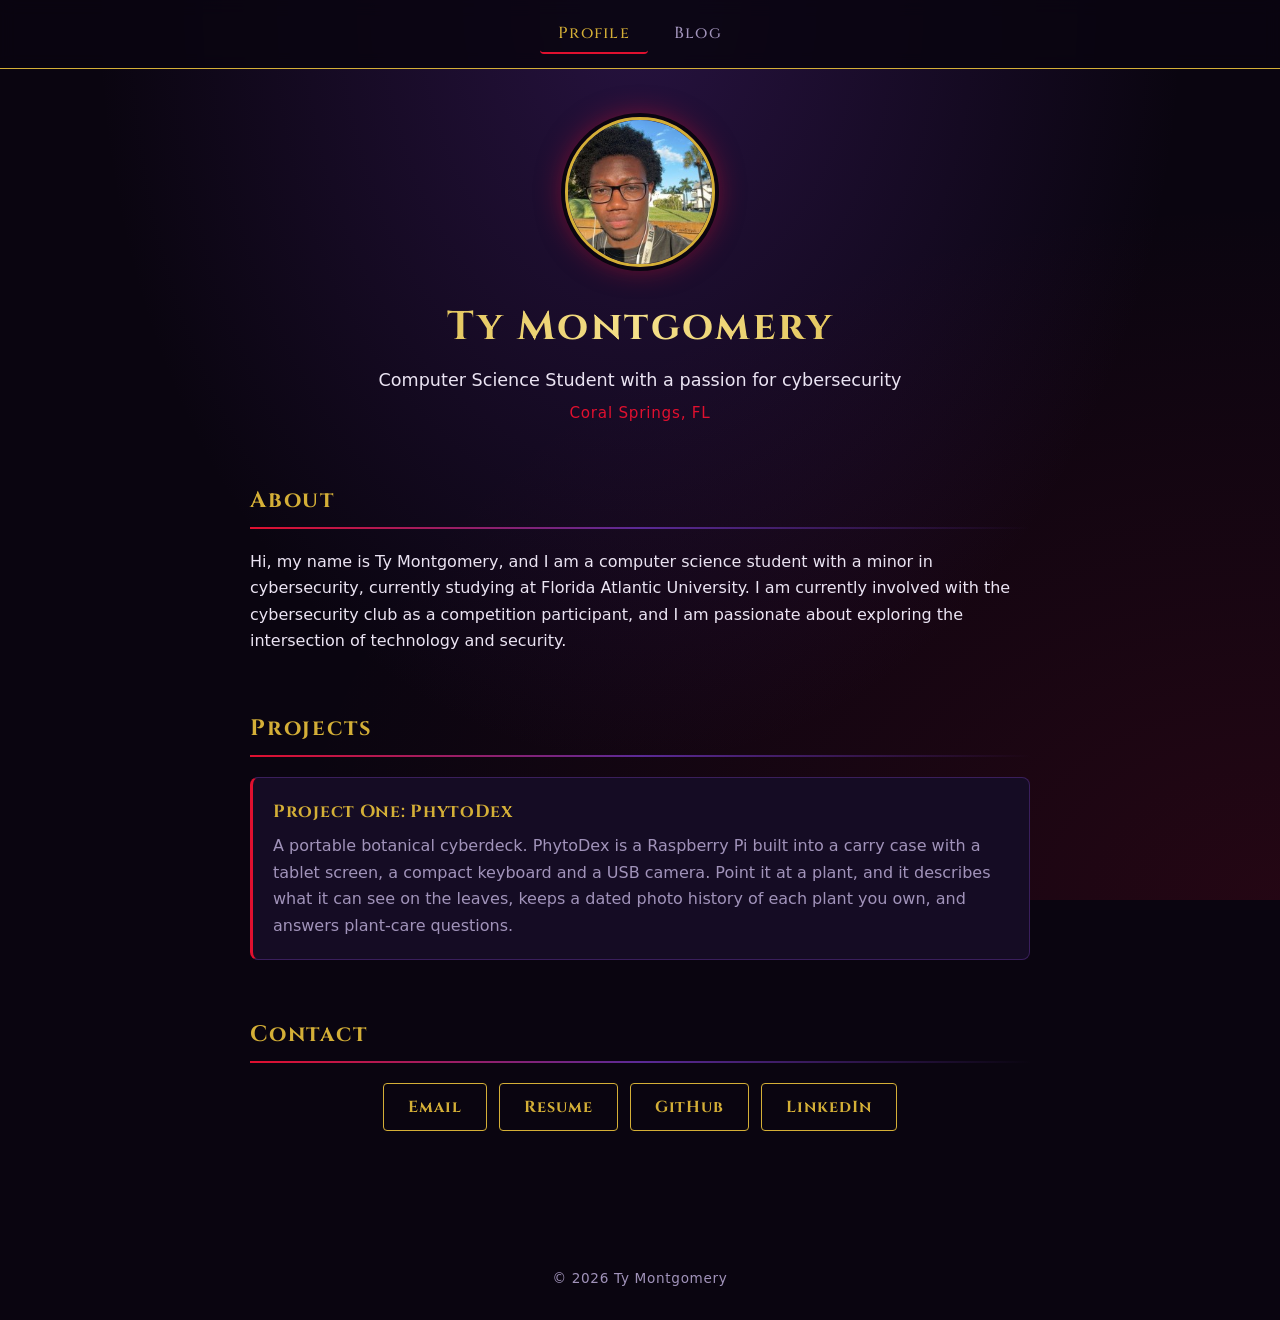
<file: index.html>
<!DOCTYPE html>
<html lang="en">
<head>
<meta charset="utf-8">
<meta name="viewport" content="width=device-width, initial-scale=1">
<meta name="description" content=" Ty Montgomery, computer science student.">
<meta name="theme-color" content="#0A0E14">
<title>Ty Montgomery</title>
<link rel="stylesheet" href="style.css">
</head>
<body>
<nav>
  <a href="index.html" class="active">Profile</a>
  <a href="blog.html">Blog</a>
</nav>

<main>
  <header class="hero">
    <!-- Put your photo at assets/pfp.jpg -->
    <img class="pfp" src="assets/pfp.jpeg" alt="Ty Montgomery">
    <h1>Ty Montgomery</h1>
    <p class="tagline">Computer Science Student with a passion for cybersecurity</p>
    <p class="loc">Coral Springs, FL</p>
  </header>

  <section id="about">
    <h2>About</h2>
    <p>Hi, my name is Ty Montgomery, and I am a computer science student with a minor in cybersecurity, currently
      studying at Florida Atlantic University. I am currently involved with the cybersecurity club as a competition participant, and I am passionate about exploring the intersection of technology and security.</p>
    <!--p>Second paragraph: your interests and what makes your approach different.</p-->
  </section>

  <section id="projects">
    <h2>Projects</h2>
    <a class="card" href="https://github.com/tydominicmontgomery-creator/PhytoDex" target="_blank" rel="noopener">
      <h3>Project One: PhytoDex</h3>
      <p>A portable botanical cyberdeck. PhytoDex is a Raspberry Pi built into a carry case with a tablet screen, a compact keyboard and a USB camera. Point it at a plant, and it describes what it can see on the leaves, keeps a dated photo history of each plant you own, and answers plant-care questions.</p>
    </a>
    <!--a class="card" href="https://github.com/YOUR-USERNAME/PROJECT-TWO" target="_blank" rel="noopener">
      <h3>Project Two: short title</h3>
      <p>One to three sentences on what it is, the tech used, and what you learned.</p>
    </a-->
  </section>

  <!--section id="certifications">
    <h2>Certifications</h2>
    <details>
      <summary>Certification Name, Issuer</summary>
      <p>Short description of what it covered.</p>
      <ul>
        <li>Course or badge one, Mon YYYY</li>
        <li>Course or badge two, Mon YYYY</li>
      </ul>
    </details>
    <details>
      <summary>Another Certification, Issuer (in progress)</summary>
      <p>Short description of what it covers.</p>
    </details>
  </section-->

  <section id="contact">
    <h2>Contact</h2>
    <div class="btns">
      <a class="btn" href="mailto:tydominicmontgomery@gmail.com">Email</a>
      <!-- Put your resume PDF at assets/resume.pdf -->
      <a class="btn" href="assets/resume.pdf" target="_blank" rel="noopener">Resume</a>
      <a class="btn" href="https://github.com/tydominicmontgomery-creator" target="_blank" rel="noopener">GitHub</a>
      <a class="btn" href="https://www.linkedin.com/in/ty-montgomery-372535280/" target="_blank" rel="noopener">LinkedIn</a>
    </div>
  </section>
</main>
<footer>&copy; <span id="yr"></span> Ty Montgomery</footer>
<script>document.getElementById('yr').textContent=new Date().getFullYear()</script>
</body>
</html>
</file>
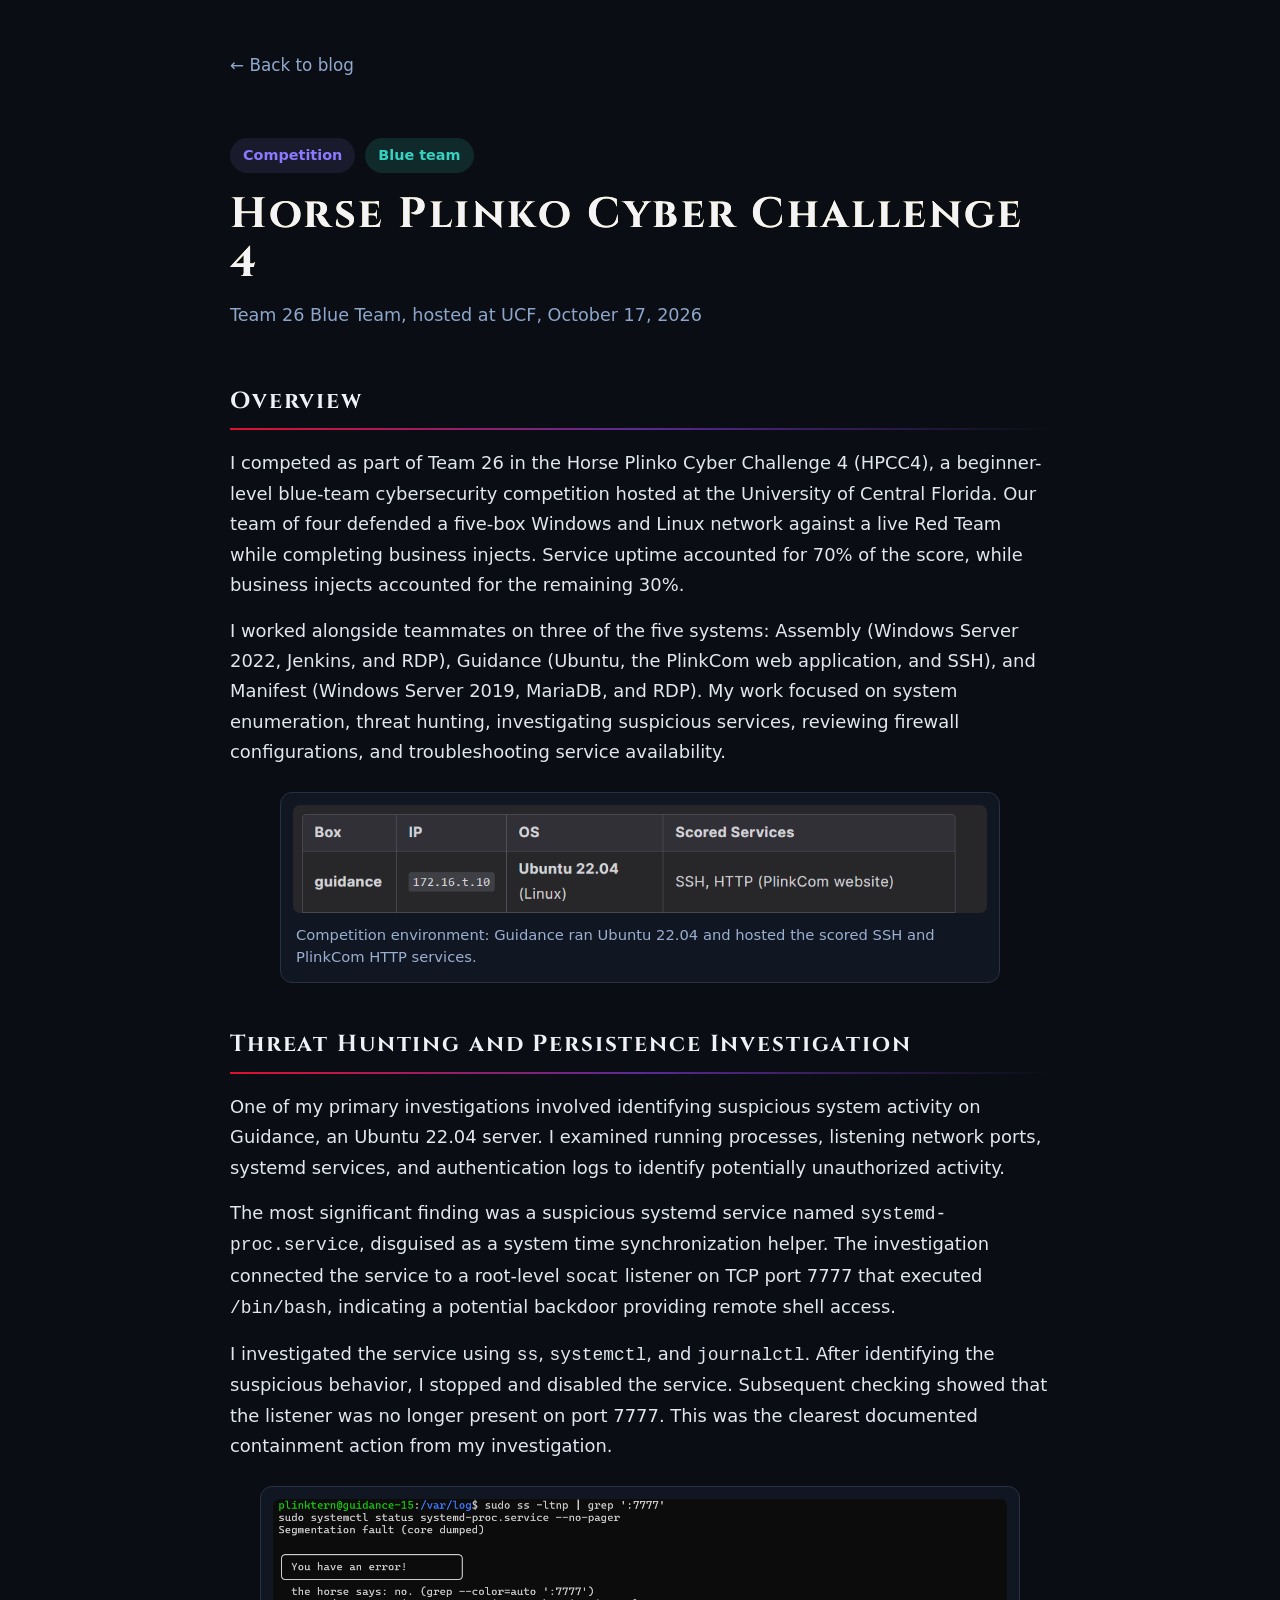
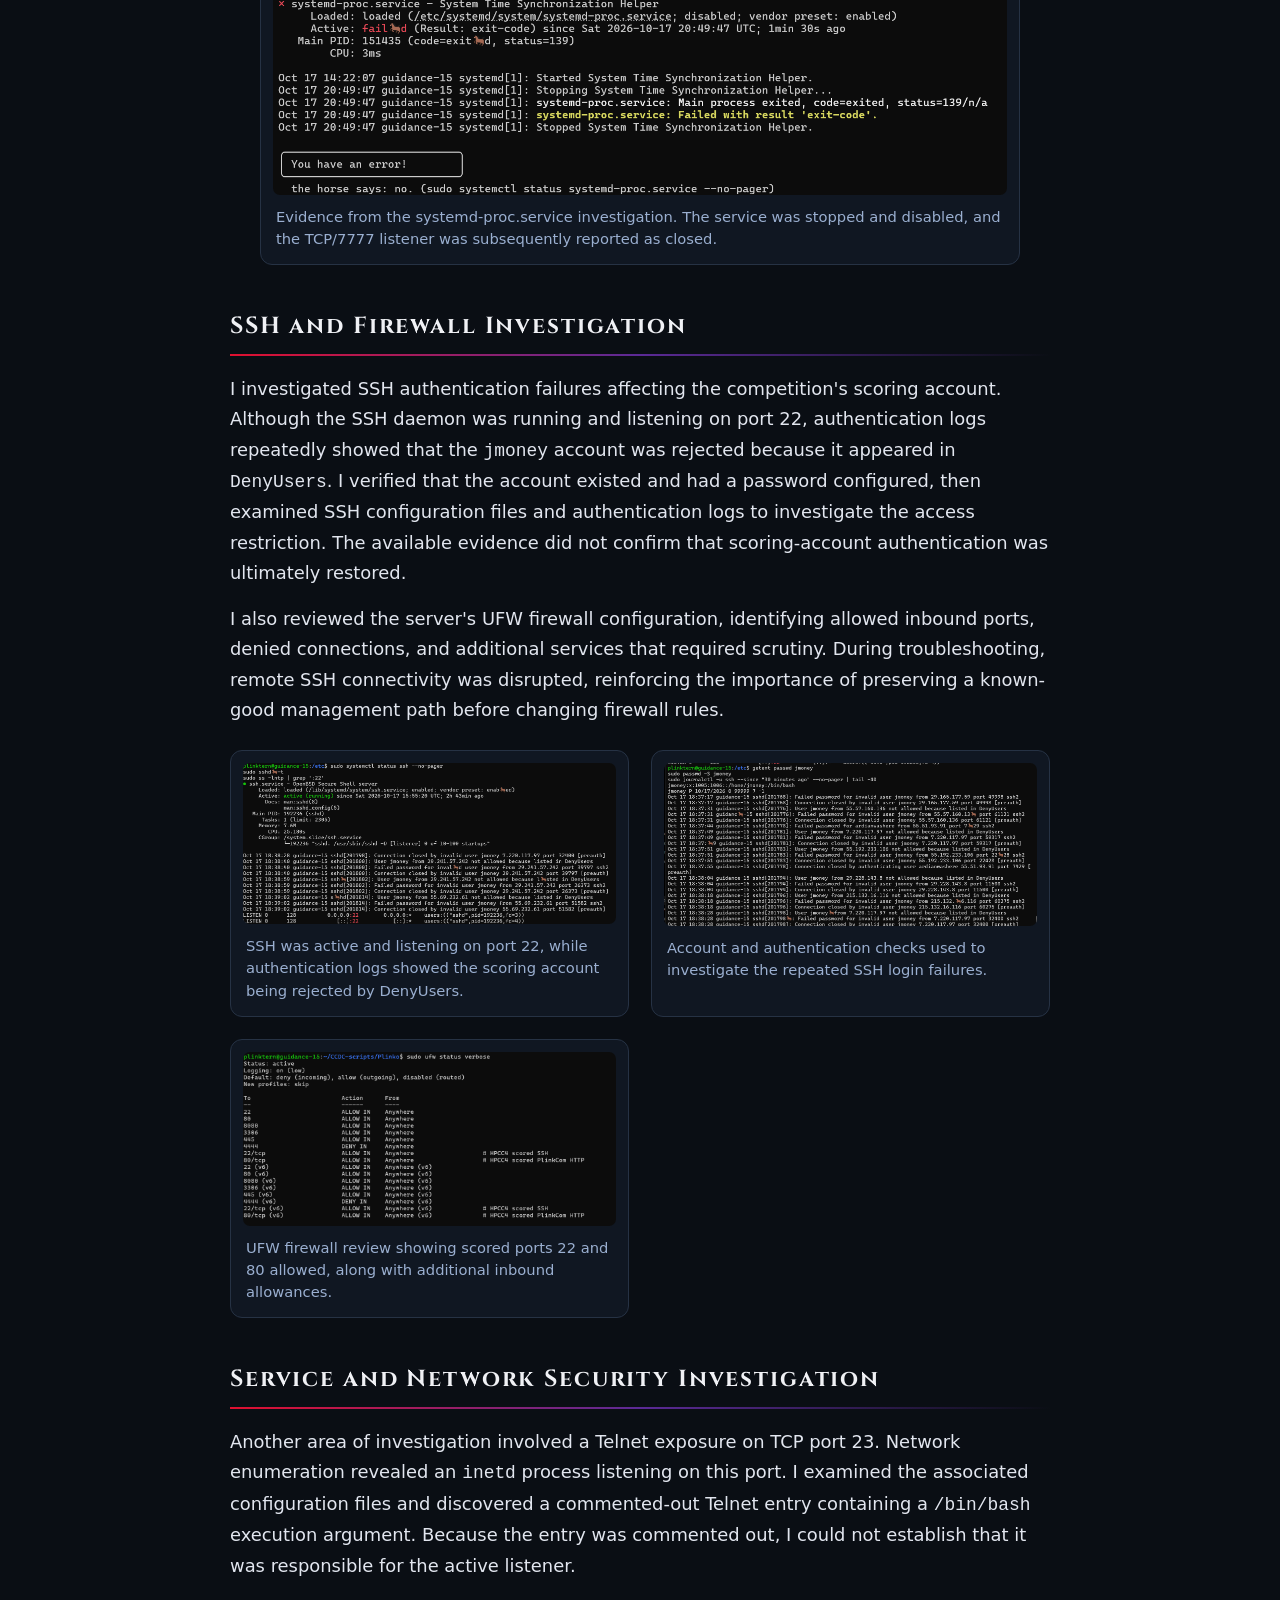
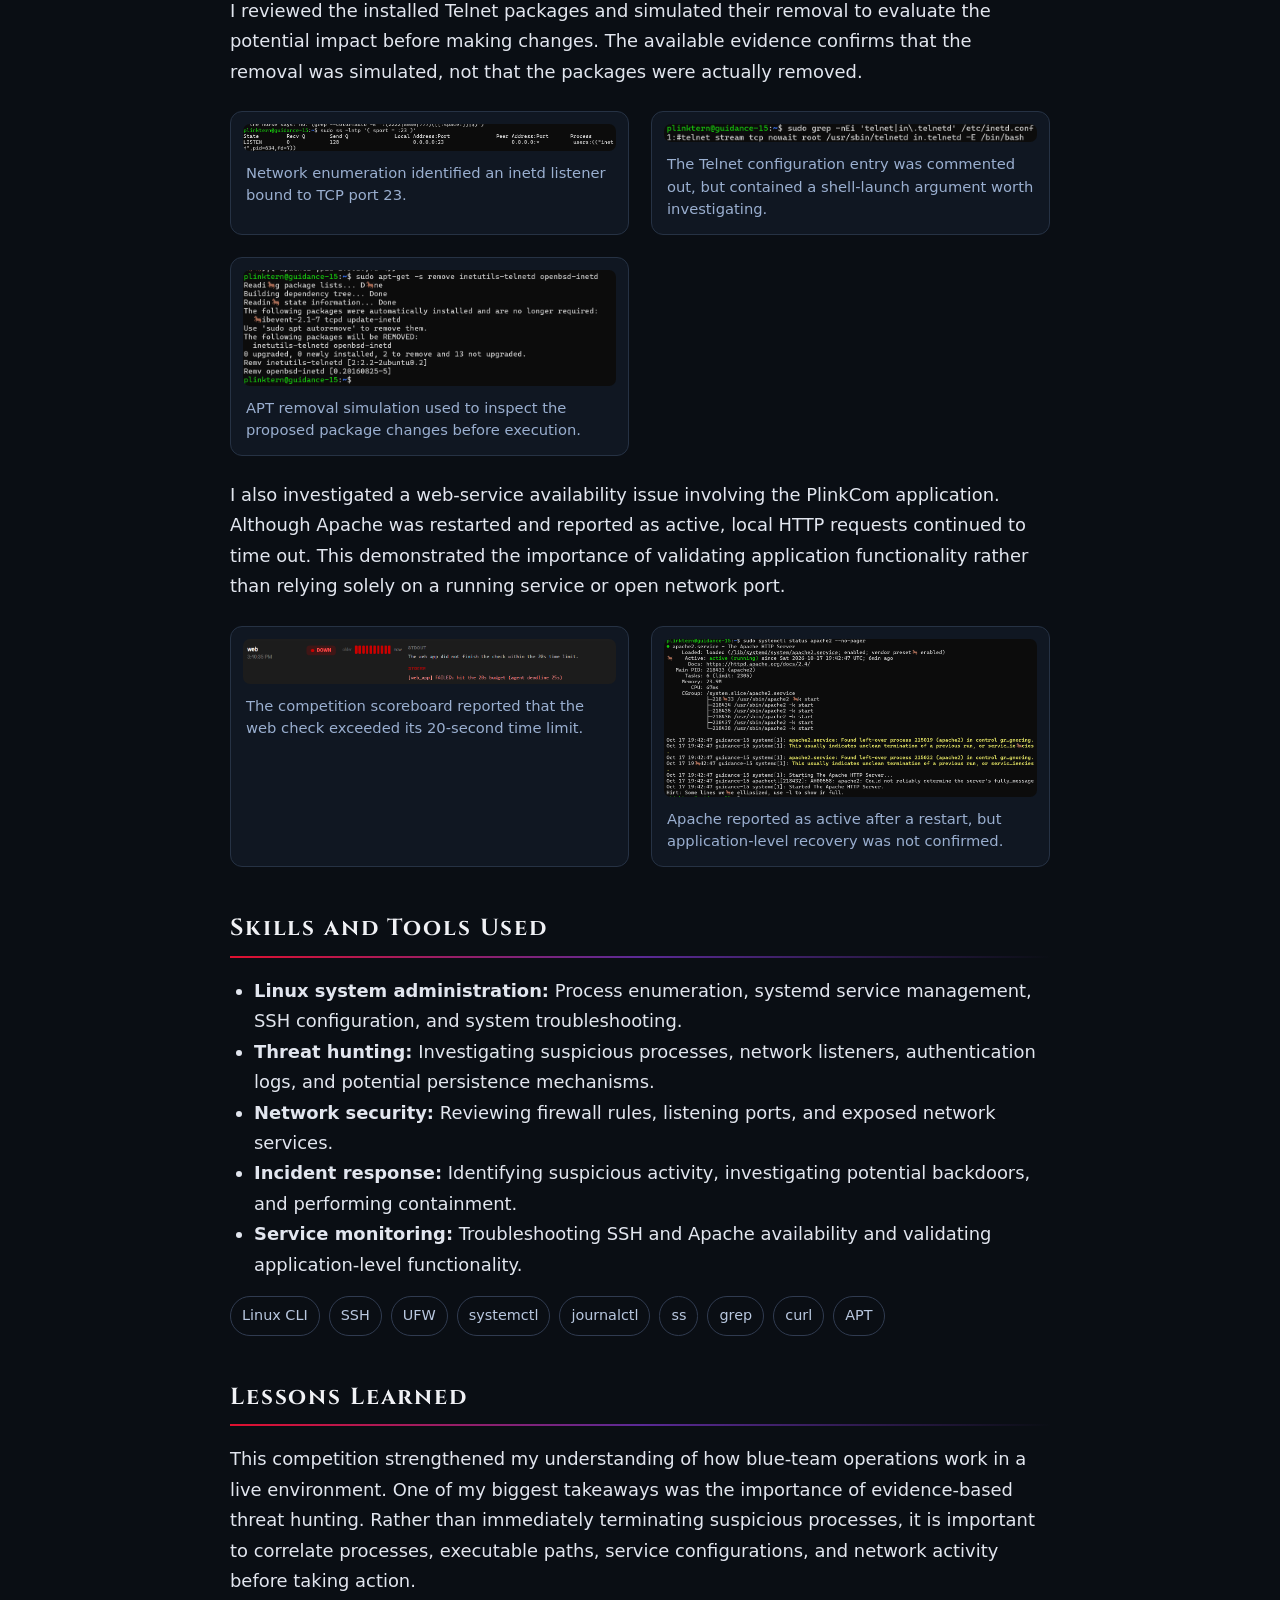
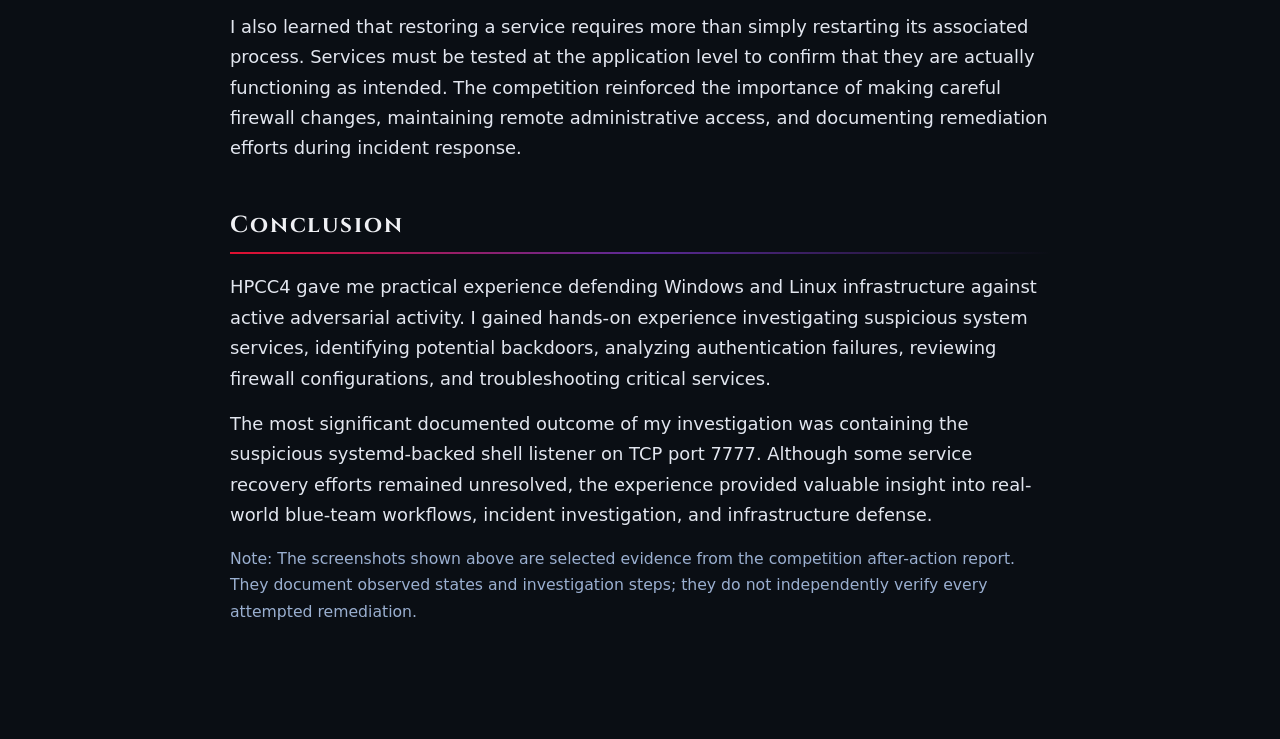
<file: competitions/hpcc4/index.html>
<!DOCTYPE html>
<html lang="en">
<head>
  <meta charset="utf-8">
  <meta name="viewport" content="width=device-width, initial-scale=1">
  <meta name="theme-color" content="#0A0E14">
  <title>Horse Plinko Cyber Challenge 4 | Ty Montgomery</title>
  <link rel="stylesheet" href="../../style.css">
  <style>
    /* Article-specific styling; the rest of the site continues to use style.css. */
    :root { color-scheme: dark; }
    body { background: #0a0e14; color: #eef1f7; }
    .article-wrap { width: min(960px, calc(100% - 40px)); margin: 0 auto; padding: 52px 0 80px; }
    .back-link { display: inline-block; color: #91a9ce; text-decoration: none; margin-bottom: 58px; font-size: 1.05rem; }
    .back-link:hover { color: #fff; }
    .tags { display: flex; gap: 10px; margin-bottom: 18px; }
    .tag { display: inline-block; padding: 6px 13px; border-radius: 999px; background: #191b2c; color: #8b79ff; font-size: .9rem; font-weight: 600; }
    .tag.blue { background: #102a2b; color: #35d2c2; }
    .article-title { font-size: clamp(2rem, 5vw, 2.65rem); line-height: 1.15; margin: 0 0 12px; color: #f4f4f6; }
    .article-meta { color: #8da6ca; font-size: 1.1rem; margin: 0 0 52px; }
    .article-section { margin: 0 0 42px; }
    .article-section h2 { color: #f0f1f5; font-size: 1.45rem; margin: 0 0 18px; }
    .article-section p, .article-section li { color: #e2e6ef; font-size: 1.12rem; line-height: 1.7; }
    .article-section p { margin: 0 0 15px; }
    .article-section ul { padding-left: 24px; }
    .evidence-grid { display: grid; grid-template-columns: repeat(2, minmax(0, 1fr)); gap: 22px; margin-top: 24px; }
    figure.evidence { margin: 0; padding: 12px; background: #101722; border: 1px solid #263244; border-radius: 12px; overflow: hidden; }
    figure.evidence img { display: block; width: 100%; height: auto; border-radius: 7px; background: #080b10; }
    figure.evidence figcaption { color: #9aafd0; font-size: .92rem; line-height: 1.5; padding: 11px 3px 2px; }
    .evidence-note { color: #9aafd0 !important; font-size: .98rem !important; }
    .skills { display: flex; flex-wrap: wrap; gap: 9px; margin-top: 15px; }
    .skills span { border: 1px solid #303b50; border-radius: 999px; padding: 7px 11px; color: #b9c8e0; font-size: .9rem; }
    @media (max-width: 680px) {
      .article-wrap { width: min(100% - 30px, 960px); padding-top: 30px; }
      .back-link { margin-bottom: 40px; }
      .article-meta { margin-bottom: 38px; }
      .evidence-grid { grid-template-columns: 1fr; }
      .article-section p, .article-section li { font-size: 1.03rem; }
    }
  </style>
</head>
<body>
  <main class="article-wrap">
    <a class="back-link" href="../../blog.html">&#8592; Back to blog</a>

    <header>
      <div class="tags">
        <span class="tag">Competition</span>
        <span class="tag blue">Blue team</span>
      </div>
      <h1 class="article-title">Horse Plinko Cyber Challenge 4</h1>
      <p class="article-meta">Team 26 Blue Team, hosted at UCF, October 17, 2026</p>
    </header>

    <section class="article-section">
      <h2>Overview</h2>
      <p>I competed as part of Team 26 in the Horse Plinko Cyber Challenge 4 (HPCC4), a beginner-level blue-team cybersecurity competition hosted at the University of Central Florida. Our team of four defended a five-box Windows and Linux network against a live Red Team while completing business injects. Service uptime accounted for 70% of the score, while business injects accounted for the remaining 30%.</p>
      <p>I worked alongside teammates on three of the five systems: Assembly (Windows Server 2022, Jenkins, and RDP), Guidance (Ubuntu, the PlinkCom web application, and SSH), and Manifest (Windows Server 2019, MariaDB, and RDP). My work focused on system enumeration, threat hunting, investigating suspicious services, reviewing firewall configurations, and troubleshooting service availability.</p>
      <figure class="evidence" style="max-width: 720px; margin: 24px auto 0;">
        <img src="photos/image1.png" alt="Competition host and scored services information for Guidance">
        <figcaption>Competition environment: Guidance ran Ubuntu 22.04 and hosted the scored SSH and PlinkCom HTTP services.</figcaption>
      </figure>
    </section>

    <section class="article-section">
      <h2>Threat Hunting and Persistence Investigation</h2>
      <p>One of my primary investigations involved identifying suspicious system activity on Guidance, an Ubuntu 22.04 server. I examined running processes, listening network ports, systemd services, and authentication logs to identify potentially unauthorized activity.</p>
      <p>The most significant finding was a suspicious systemd service named <code>systemd-proc.service</code>, disguised as a system time synchronization helper. The investigation connected the service to a root-level <code>socat</code> listener on TCP port 7777 that executed <code>/bin/bash</code>, indicating a potential backdoor providing remote shell access.</p>
      <p>I investigated the service using <code>ss</code>, <code>systemctl</code>, and <code>journalctl</code>. After identifying the suspicious behavior, I stopped and disabled the service. Subsequent checking showed that the listener was no longer present on port 7777. This was the clearest documented containment action from my investigation.</p>
      <figure class="evidence" style="max-width: 760px; margin: 24px auto 0;">
        <img src="photos/image10.png" alt="Terminal evidence showing the suspicious systemd-proc service status and failure">
        <figcaption>Evidence from the systemd-proc.service investigation. The service was stopped and disabled, and the TCP/7777 listener was subsequently reported as closed.</figcaption>
      </figure>
    </section>

    <section class="article-section">
      <h2>SSH and Firewall Investigation</h2>
      <p>I investigated SSH authentication failures affecting the competition's scoring account. Although the SSH daemon was running and listening on port 22, authentication logs repeatedly showed that the <code>jmoney</code> account was rejected because it appeared in <code>DenyUsers</code>. I verified that the account existed and had a password configured, then examined SSH configuration files and authentication logs to investigate the access restriction. The available evidence did not confirm that scoring-account authentication was ultimately restored.</p>
      <p>I also reviewed the server's UFW firewall configuration, identifying allowed inbound ports, denied connections, and additional services that required scrutiny. During troubleshooting, remote SSH connectivity was disrupted, reinforcing the importance of preserving a known-good management path before changing firewall rules.</p>
      <div class="evidence-grid">
        <figure class="evidence">
          <img src="photos/image3.png" alt="SSH service status and authentication log showing DenyUsers rejection">
          <figcaption>SSH was active and listening on port 22, while authentication logs showed the scoring account being rejected by DenyUsers.</figcaption>
        </figure>
        <figure class="evidence">
          <img src="photos/image4.png" alt="Terminal output showing the jmoney account and repeated SSH authentication failures">
          <figcaption>Account and authentication checks used to investigate the repeated SSH login failures.</figcaption>
        </figure>
        <figure class="evidence">
          <img src="photos/image2.png" alt="UFW firewall rules showing allowed and denied inbound ports">
          <figcaption>UFW firewall review showing scored ports 22 and 80 allowed, along with additional inbound allowances.</figcaption>
        </figure>
      </div>
    </section>

    <section class="article-section">
      <h2>Service and Network Security Investigation</h2>
      <p>Another area of investigation involved a Telnet exposure on TCP port 23. Network enumeration revealed an <code>inetd</code> process listening on this port. I examined the associated configuration files and discovered a commented-out Telnet entry containing a <code>/bin/bash</code> execution argument. Because the entry was commented out, I could not establish that it was responsible for the active listener.</p>
      <p>I reviewed the installed Telnet packages and simulated their removal to evaluate the potential impact before making changes. The available evidence confirms that the removal was simulated, not that the packages were actually removed.</p>
      <div class="evidence-grid">
        <figure class="evidence">
          <img src="photos/image6.png" alt="inetd process listening on TCP port 23">
          <figcaption>Network enumeration identified an inetd listener bound to TCP port 23.</figcaption>
        </figure>
        <figure class="evidence">
          <img src="photos/image7.png" alt="Commented Telnet configuration entry containing a bash execution argument">
          <figcaption>The Telnet configuration entry was commented out, but contained a shell-launch argument worth investigating.</figcaption>
        </figure>
        <figure class="evidence">
          <img src="photos/image5.png" alt="APT simulation showing proposed removal of Telnet and inetd packages">
          <figcaption>APT removal simulation used to inspect the proposed package changes before execution.</figcaption>
        </figure>
      </div>
      <p style="margin-top: 24px;">I also investigated a web-service availability issue involving the PlinkCom application. Although Apache was restarted and reported as active, local HTTP requests continued to time out. This demonstrated the importance of validating application functionality rather than relying solely on a running service or open network port.</p>
      <div class="evidence-grid">
        <figure class="evidence">
          <img src="photos/image8.png" alt="Competition scoreboard showing the PlinkCom web check timing out">
          <figcaption>The competition scoreboard reported that the web check exceeded its 20-second time limit.</figcaption>
        </figure>
        <figure class="evidence">
          <img src="photos/image9.png" alt="Apache service status after restart">
          <figcaption>Apache reported as active after a restart, but application-level recovery was not confirmed.</figcaption>
        </figure>
      </div>
    </section>

    <section class="article-section">
      <h2>Skills and Tools Used</h2>
      <ul>
        <li><strong>Linux system administration:</strong> Process enumeration, systemd service management, SSH configuration, and system troubleshooting.</li>
        <li><strong>Threat hunting:</strong> Investigating suspicious processes, network listeners, authentication logs, and potential persistence mechanisms.</li>
        <li><strong>Network security:</strong> Reviewing firewall rules, listening ports, and exposed network services.</li>
        <li><strong>Incident response:</strong> Identifying suspicious activity, investigating potential backdoors, and performing containment.</li>
        <li><strong>Service monitoring:</strong> Troubleshooting SSH and Apache availability and validating application-level functionality.</li>
      </ul>
      <div class="skills">
        <span>Linux CLI</span><span>SSH</span><span>UFW</span><span>systemctl</span><span>journalctl</span><span>ss</span><span>grep</span><span>curl</span><span>APT</span>
      </div>
    </section>

    <section class="article-section">
      <h2>Lessons Learned</h2>
      <p>This competition strengthened my understanding of how blue-team operations work in a live environment. One of my biggest takeaways was the importance of evidence-based threat hunting. Rather than immediately terminating suspicious processes, it is important to correlate processes, executable paths, service configurations, and network activity before taking action.</p>
      <p>I also learned that restoring a service requires more than simply restarting its associated process. Services must be tested at the application level to confirm that they are actually functioning as intended. The competition reinforced the importance of making careful firewall changes, maintaining remote administrative access, and documenting remediation efforts during incident response.</p>
    </section>

    <section class="article-section">
      <h2>Conclusion</h2>
      <p>HPCC4 gave me practical experience defending Windows and Linux infrastructure against active adversarial activity. I gained hands-on experience investigating suspicious system services, identifying potential backdoors, analyzing authentication failures, reviewing firewall configurations, and troubleshooting critical services.</p>
      <p>The most significant documented outcome of my investigation was containing the suspicious systemd-backed shell listener on TCP port 7777. Although some service recovery efforts remained unresolved, the experience provided valuable insight into real-world blue-team workflows, incident investigation, and infrastructure defense.</p>
      <p class="evidence-note">Note: The screenshots shown above are selected evidence from the competition after-action report. They document observed states and investigation steps; they do not independently verify every attempted remediation.</p>
    </section>
  </main>
</body>
</html>
</file>
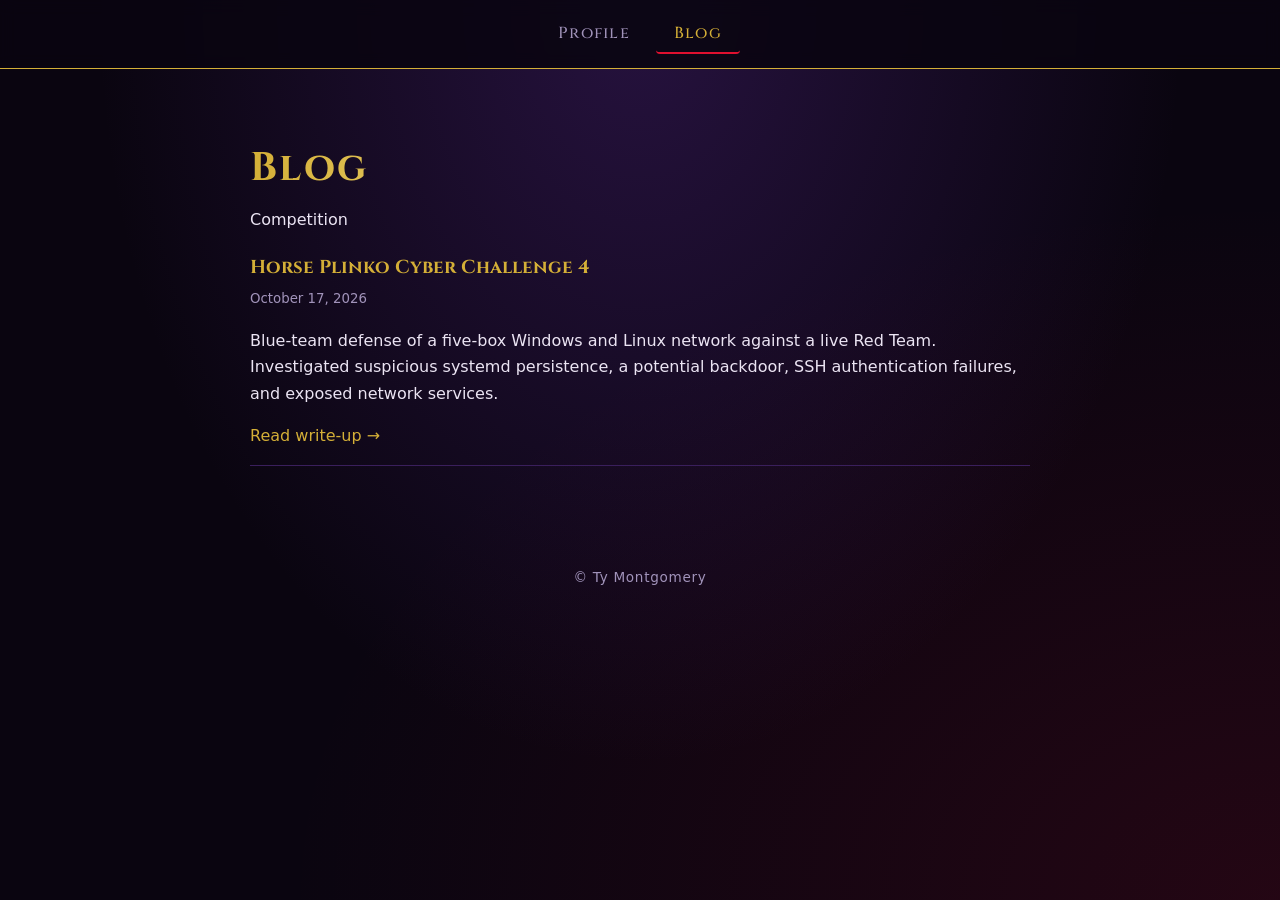
<file: blog.html>
<!DOCTYPE html>
<html lang="en">
<head>
<meta charset="utf-8">
<meta name="viewport" content="width=device-width, initial-scale=1">
<meta name="theme-color" content="#0A0E14">
<title>Blog | Ty Montgomery</title>
<link rel="stylesheet" href="style.css">
</head>
<body>
<nav>
  <a href="index.html">Profile</a>
  <a href="blog.html" class="active">Blog</a>
</nav>
<main>
  <h1>Blog</h1>
  <div class="post">
    <span class="tag">Competition</span>
    <h3>Horse Plinko Cyber Challenge 4</h3>
    <small>October 17, 2026</small>
    <p>Blue-team defense of a five-box Windows and Linux network against a live Red Team. Investigated suspicious systemd persistence, a potential backdoor, SSH authentication failures, and exposed network services.</p>
    <a href="competitions/hpcc4/index.html">Read write-up &rarr;</a>
  </div>
</main>
<footer>&copy; Ty Montgomery</footer>
</body>
</html>
</file>
<file: style.css>
@import url('https://fonts.googleapis.com/css2?family=Cinzel:wght@500;700&display=swap');

:root{
  --bg:#0a0510;
  --card:#150c24;
  --line:#3a1f5c;
  --text:#ebe4f3;
  --muted:#a193ba;
  --gold:#d4af37;
  --red:#e0102f;
  --purple:#5b2a96;
  --accent:var(--gold);
}
*{box-sizing:border-box}
html{scroll-behavior:smooth}
body{
  margin:0;color:var(--text);
  font:16px/1.65 system-ui,-apple-system,"Segoe UI",Roboto,sans-serif;
  background:
    radial-gradient(ellipse at top,rgba(91,42,150,.35),transparent 60%),
    radial-gradient(ellipse at bottom right,rgba(224,16,47,.12),transparent 55%),
    var(--bg);
  background-attachment:fixed;
}
a{color:var(--gold);text-decoration:none}
::selection{background:var(--red);color:#fff}

nav{position:sticky;top:0;z-index:10;display:flex;gap:8px;justify-content:center;padding:14px;
  background:rgba(10,5,16,.88);backdrop-filter:blur(8px);border-bottom:1px solid var(--gold)}
nav a{font-family:Cinzel,serif;letter-spacing:.08em;color:var(--muted);padding:6px 18px;border-radius:4px;font-weight:500;border-bottom:2px solid transparent}
nav a:hover{color:var(--gold)}
nav a.active{color:var(--gold);border-bottom-color:var(--red)}

main{max-width:820px;margin:0 auto;padding:48px 20px 80px}
header.hero{text-align:center;margin-bottom:56px}
.pfp{width:150px;height:150px;border-radius:50%;object-fit:cover;border:3px solid var(--gold);
  box-shadow:0 0 0 4px var(--bg),0 0 28px rgba(224,16,47,.55)}
h1{font-family:Cinzel,serif;margin:18px 0 6px;font-size:2.5rem;letter-spacing:.06em;
  background:linear-gradient(90deg,var(--gold),#f5e08a,var(--gold));-webkit-background-clip:text;background-clip:text;color:transparent}
.tagline{color:var(--text);font-size:1.1rem;margin:0}
.loc{color:var(--red);font-size:.95rem;margin-top:6px;letter-spacing:.05em}

section{margin-bottom:56px}
h2{font-family:Cinzel,serif;font-size:1.4rem;letter-spacing:.08em;color:var(--gold);
  padding-bottom:8px;margin-bottom:20px;border-bottom:2px solid;
  border-image:linear-gradient(90deg,var(--red),var(--purple) 50%,transparent) 1}

.card{display:block;background:var(--card);border:1px solid var(--line);border-left:3px solid var(--red);
  border-radius:8px;padding:20px;margin-bottom:16px;color:var(--text);transition:.25s}
.card:hover{border-color:var(--gold);border-left-color:var(--red);box-shadow:0 0 22px rgba(224,16,47,.25)}
.card h3,.card p{transition:transform .25s ease}
.card:hover h3,.card:hover p{transform:translateX(12px)}
.card h3{font-family:Cinzel,serif;margin:0 0 6px;color:var(--gold);font-size:1.1rem;letter-spacing:.04em}
.card p{margin:0;color:var(--muted)}

details{background:var(--card);border:1px solid var(--line);border-radius:8px;padding:16px 20px;margin-bottom:14px}
details[open]{border-color:var(--purple)}
summary{cursor:pointer;font-weight:600;color:var(--gold)}
details p{color:var(--muted);margin:10px 0}
details ul{color:var(--muted);padding-left:20px;margin:0}

.btns{display:flex;flex-wrap:wrap;gap:12px;justify-content:center}
.btn{font-family:Cinzel,serif;letter-spacing:.06em;padding:10px 24px;border:1px solid var(--gold);border-radius:4px;
  color:var(--gold);font-weight:700;transition:.25s}
.btn:hover{background:var(--red);border-color:var(--red);color:#fff;box-shadow:0 0 18px rgba(224,16,47,.6)}

.post{border-bottom:1px solid var(--line);padding-bottom:16px;margin-bottom:20px}
.post h3{font-family:Cinzel,serif;color:var(--gold);margin-bottom:2px}
.post small{color:var(--muted)}
footer{text-align:center;color:var(--muted);font-size:.85rem;padding-bottom:30px;letter-spacing:.05em}
</file>
